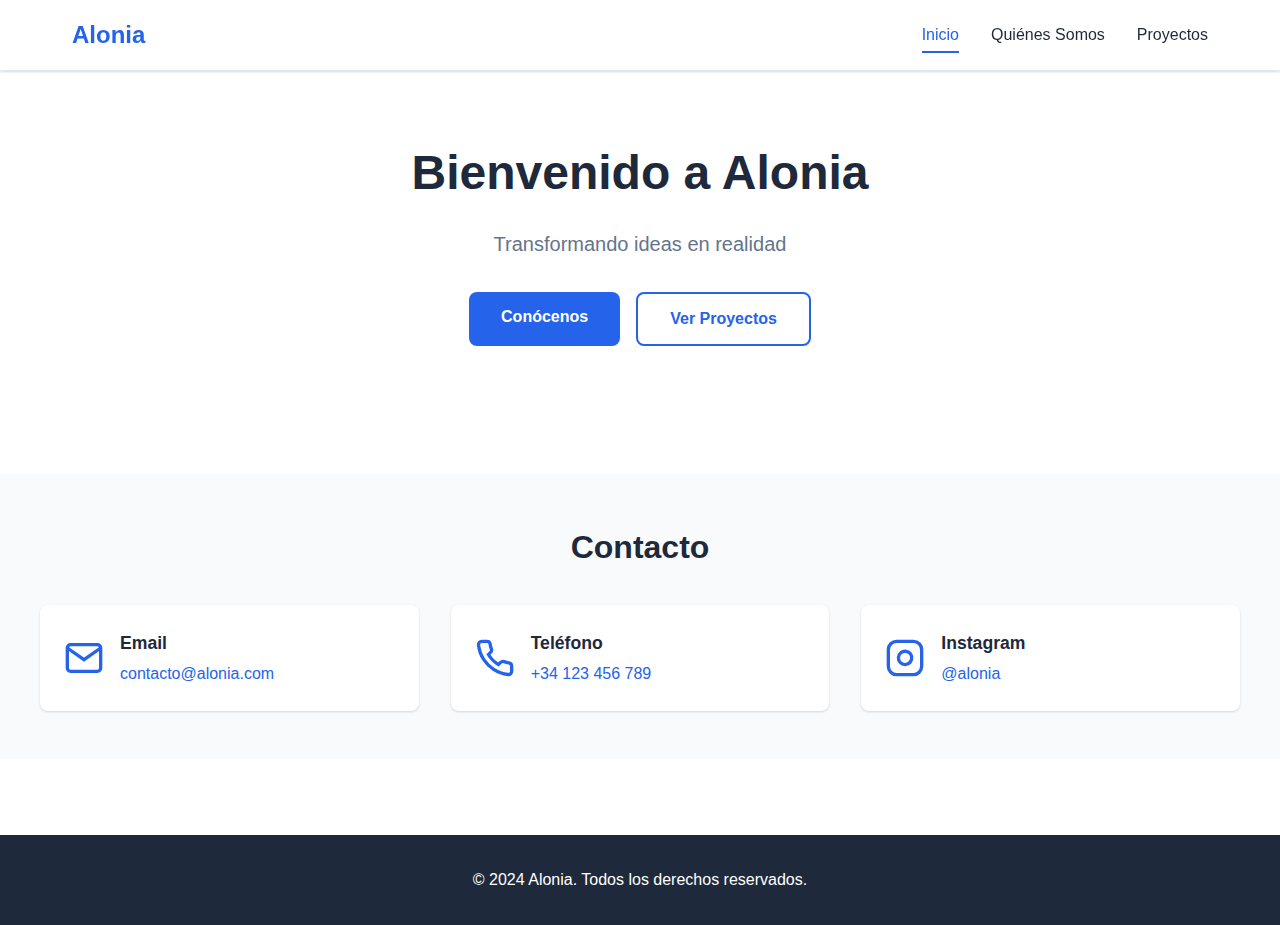
<file: index.html>
<!DOCTYPE html>
<html lang="es">
<head>
    <meta charset="UTF-8">
    <meta name="viewport" content="width=device-width, initial-scale=1.0">
    <title>Alonia Portfolio - Inicio</title>
    <link rel="stylesheet" href="styles.css">
</head>
<body>
    <nav class="navbar">
        <div class="nav-container">
            <div class="logo">Alonia</div>
            <ul class="nav-menu">
                <li><a href="index.html" class="active">Inicio</a></li>
                <li><a href="about.html">Quiénes Somos</a></li>
                <li><a href="projects.html">Proyectos</a></li>
            </ul>
        </div>
    </nav>

    <main>
        <section class="hero">
            <h1>Bienvenido a Alonia</h1>
            <p>Transformando ideas en realidad</p>
            <div class="cta-buttons">
                <a href="about.html" class="btn btn-primary">Conócenos</a>
                <a href="projects.html" class="btn btn-secondary">Ver Proyectos</a>
            </div>
        </section>

        <section id="contacto" class="contact-section">
            <h2>Contacto</h2>
            <div class="contact-info">
                <div class="contact-item">
                    <svg class="icon" xmlns="http://www.w3.org/2000/svg" viewBox="0 0 24 24" fill="none" stroke="currentColor" stroke-width="2">
                        <path d="M4 4h16c1.1 0 2 .9 2 2v12c0 1.1-.9 2-2 2H4c-1.1 0-2-.9-2-2V6c0-1.1.9-2 2-2z"></path>
                        <polyline points="22,6 12,13 2,6"></polyline>
                    </svg>
                    <div>
                        <h3>Email</h3>
                        <a href="mailto:contacto@alonia.com">contacto@alonia.com</a>
                    </div>
                </div>
                <div class="contact-item">
                    <svg class="icon" xmlns="http://www.w3.org/2000/svg" viewBox="0 0 24 24" fill="none" stroke="currentColor" stroke-width="2">
                        <path d="M22 16.92v3a2 2 0 0 1-2.18 2 19.79 19.79 0 0 1-8.63-3.07 19.5 19.5 0 0 1-6-6 19.79 19.79 0 0 1-3.07-8.67A2 2 0 0 1 4.11 2h3a2 2 0 0 1 2 1.72 12.84 12.84 0 0 0 .7 2.81 2 2 0 0 1-.45 2.11L8.09 9.91a16 16 0 0 0 6 6l1.27-1.27a2 2 0 0 1 2.11-.45 12.84 12.84 0 0 0 2.81.7A2 2 0 0 1 22 16.92z"></path>
                    </svg>
                    <div>
                        <h3>Teléfono</h3>
                        <a href="tel:+34123456789">+34 123 456 789</a>
                    </div>
                </div>
                <div class="contact-item">
                    <svg class="icon" xmlns="http://www.w3.org/2000/svg" viewBox="0 0 24 24" fill="none" stroke="currentColor" stroke-width="2">
                        <rect x="2" y="2" width="20" height="20" rx="5" ry="5"></rect>
                        <path d="M16 11.37A4 4 0 1 1 12.63 8 4 4 0 0 1 16 11.37z"></path>
                        <line x1="17.5" y1="6.5" x2="17.51" y2="6.5"></line>
                    </svg>
                    <div>
                        <h3>Instagram</h3>
                        <a href="https://instagram.com/alonia" target="_blank">@alonia</a>
                    </div>
                </div>
            </div>
        </section>
    </main>

    <footer>
        <p>&copy; 2024 Alonia. Todos los derechos reservados.</p>
    </footer>
</body>
</html>
</file>
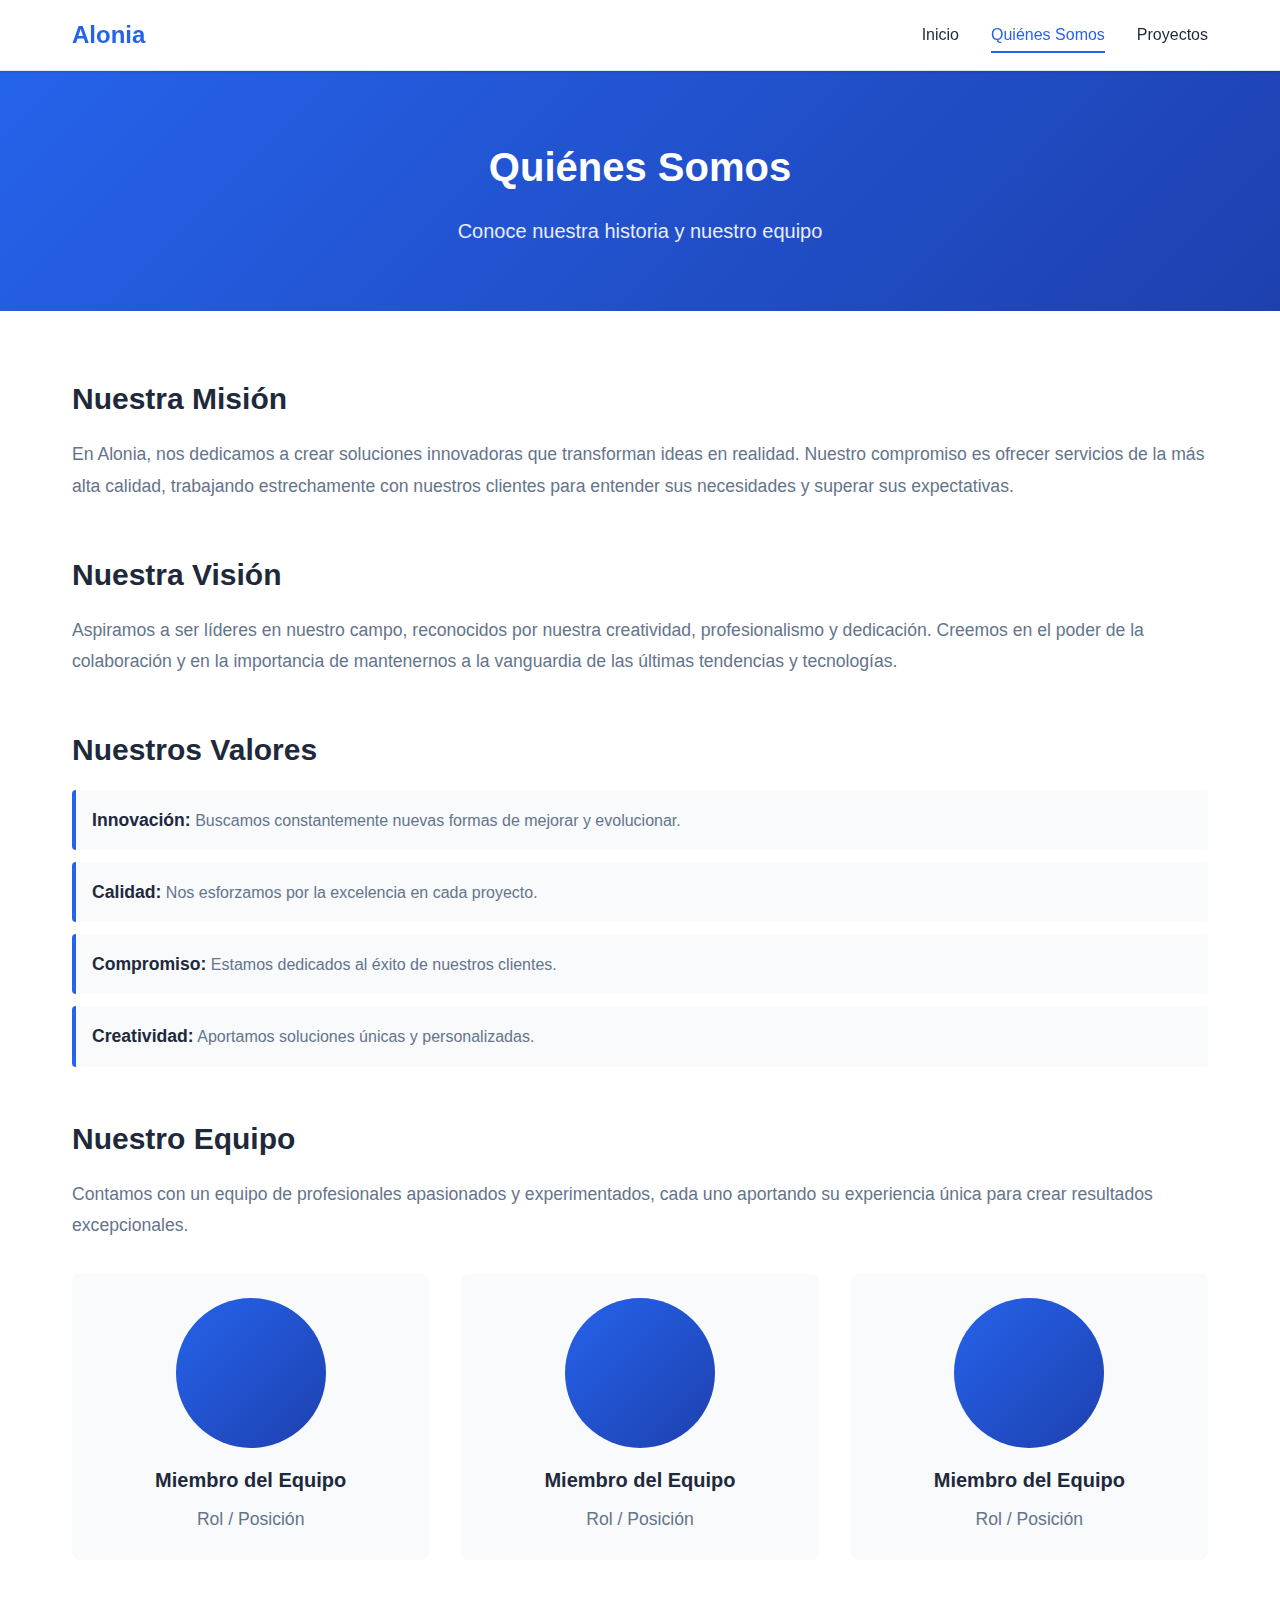
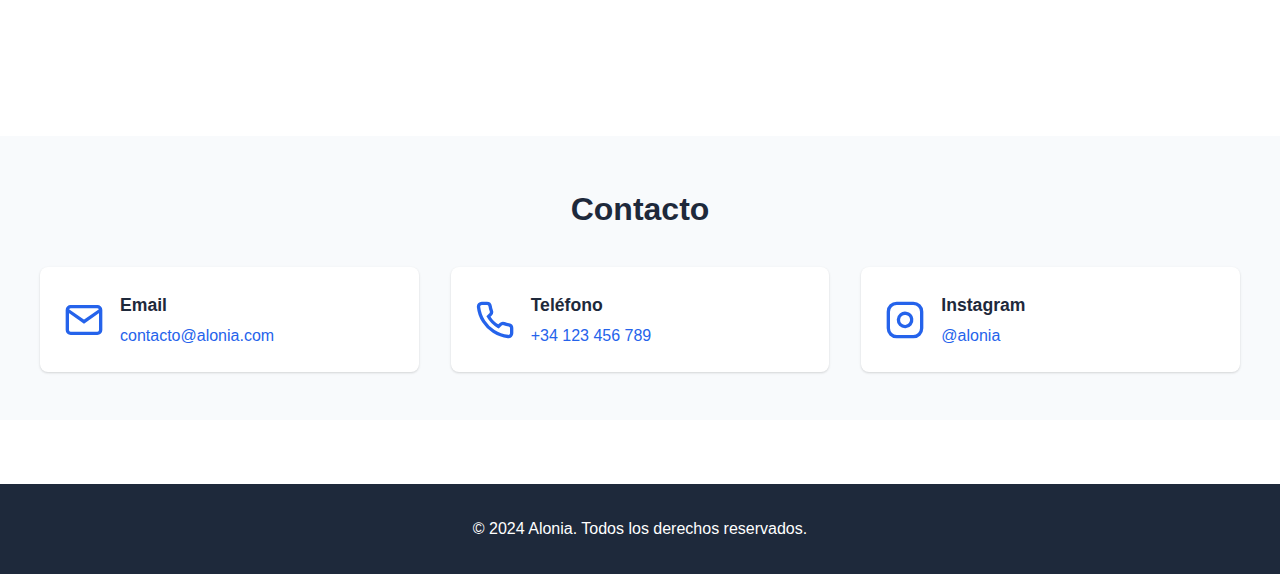
<file: about.html>
<!DOCTYPE html>
<html lang="es">
<head>
    <meta charset="UTF-8">
    <meta name="viewport" content="width=device-width, initial-scale=1.0">
    <title>Alonia Portfolio - Quiénes Somos</title>
    <link rel="stylesheet" href="styles.css">
</head>
<body>
    <nav class="navbar">
        <div class="nav-container">
            <div class="logo">Alonia</div>
            <ul class="nav-menu">
                <li><a href="index.html">Inicio</a></li>
                <li><a href="about.html" class="active">Quiénes Somos</a></li>
                <li><a href="projects.html">Proyectos</a></li>
            </ul>
        </div>
    </nav>

    <main>
        <section class="about-hero">
            <h1>Quiénes Somos</h1>
            <p class="subtitle">Conoce nuestra historia y nuestro equipo</p>
        </section>

        <section class="about-content">
            <div class="about-section">
                <h2>Nuestra Misión</h2>
                <p>En Alonia, nos dedicamos a crear soluciones innovadoras que transforman ideas en realidad. Nuestro compromiso es ofrecer servicios de la más alta calidad, trabajando estrechamente con nuestros clientes para entender sus necesidades y superar sus expectativas.</p>
            </div>

            <div class="about-section">
                <h2>Nuestra Visión</h2>
                <p>Aspiramos a ser líderes en nuestro campo, reconocidos por nuestra creatividad, profesionalismo y dedicación. Creemos en el poder de la colaboración y en la importancia de mantenernos a la vanguardia de las últimas tendencias y tecnologías.</p>
            </div>

            <div class="about-section">
                <h2>Nuestros Valores</h2>
                <ul class="values-list">
                    <li><strong>Innovación:</strong> Buscamos constantemente nuevas formas de mejorar y evolucionar.</li>
                    <li><strong>Calidad:</strong> Nos esforzamos por la excelencia en cada proyecto.</li>
                    <li><strong>Compromiso:</strong> Estamos dedicados al éxito de nuestros clientes.</li>
                    <li><strong>Creatividad:</strong> Aportamos soluciones únicas y personalizadas.</li>
                </ul>
            </div>

            <div class="about-section team-section">
                <h2>Nuestro Equipo</h2>
                <p>Contamos con un equipo de profesionales apasionados y experimentados, cada uno aportando su experiencia única para crear resultados excepcionales.</p>
                <div class="team-grid">
                    <div class="team-placeholder">
                        <div class="team-photo-placeholder"></div>
                        <h3>Miembro del Equipo</h3>
                        <p>Rol / Posición</p>
                    </div>
                    <div class="team-placeholder">
                        <div class="team-photo-placeholder"></div>
                        <h3>Miembro del Equipo</h3>
                        <p>Rol / Posición</p>
                    </div>
                    <div class="team-placeholder">
                        <div class="team-photo-placeholder"></div>
                        <h3>Miembro del Equipo</h3>
                        <p>Rol / Posición</p>
                    </div>
                </div>
            </div>
        </section>

        <section id="contacto" class="contact-section">
            <h2>Contacto</h2>
            <div class="contact-info">
                <div class="contact-item">
                    <svg class="icon" xmlns="http://www.w3.org/2000/svg" viewBox="0 0 24 24" fill="none" stroke="currentColor" stroke-width="2">
                        <path d="M4 4h16c1.1 0 2 .9 2 2v12c0 1.1-.9 2-2 2H4c-1.1 0-2-.9-2-2V6c0-1.1.9-2 2-2z"></path>
                        <polyline points="22,6 12,13 2,6"></polyline>
                    </svg>
                    <div>
                        <h3>Email</h3>
                        <a href="mailto:contacto@alonia.com">contacto@alonia.com</a>
                    </div>
                </div>
                <div class="contact-item">
                    <svg class="icon" xmlns="http://www.w3.org/2000/svg" viewBox="0 0 24 24" fill="none" stroke="currentColor" stroke-width="2">
                        <path d="M22 16.92v3a2 2 0 0 1-2.18 2 19.79 19.79 0 0 1-8.63-3.07 19.5 19.5 0 0 1-6-6 19.79 19.79 0 0 1-3.07-8.67A2 2 0 0 1 4.11 2h3a2 2 0 0 1 2 1.72 12.84 12.84 0 0 0 .7 2.81 2 2 0 0 1-.45 2.11L8.09 9.91a16 16 0 0 0 6 6l1.27-1.27a2 2 0 0 1 2.11-.45 12.84 12.84 0 0 0 2.81.7A2 2 0 0 1 22 16.92z"></path>
                    </svg>
                    <div>
                        <h3>Teléfono</h3>
                        <a href="tel:+34123456789">+34 123 456 789</a>
                    </div>
                </div>
                <div class="contact-item">
                    <svg class="icon" xmlns="http://www.w3.org/2000/svg" viewBox="0 0 24 24" fill="none" stroke="currentColor" stroke-width="2">
                        <rect x="2" y="2" width="20" height="20" rx="5" ry="5"></rect>
                        <path d="M16 11.37A4 4 0 1 1 12.63 8 4 4 0 0 1 16 11.37z"></path>
                        <line x1="17.5" y1="6.5" x2="17.51" y2="6.5"></line>
                    </svg>
                    <div>
                        <h3>Instagram</h3>
                        <a href="https://instagram.com/alonia" target="_blank">@alonia</a>
                    </div>
                </div>
            </div>
        </section>
    </main>

    <footer>
        <p>&copy; 2024 Alonia. Todos los derechos reservados.</p>
    </footer>
</body>
</html>
</file>
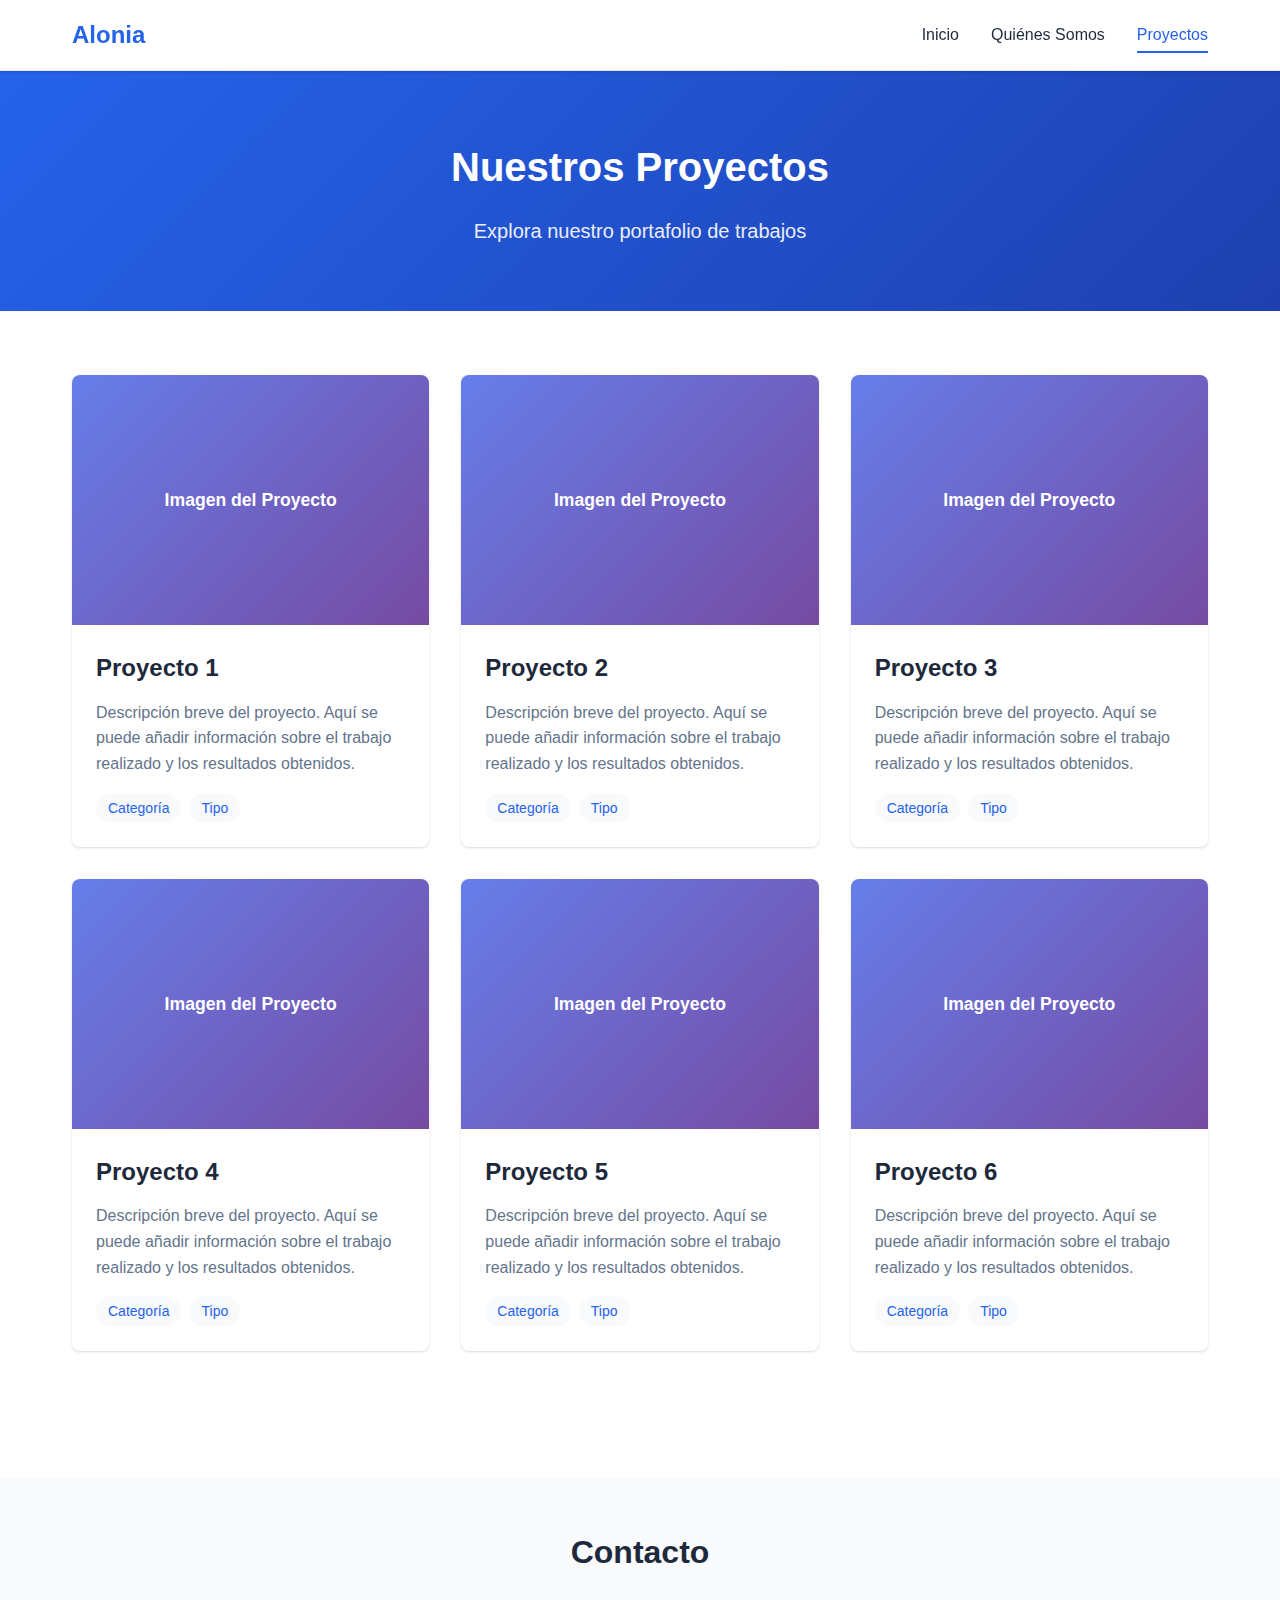
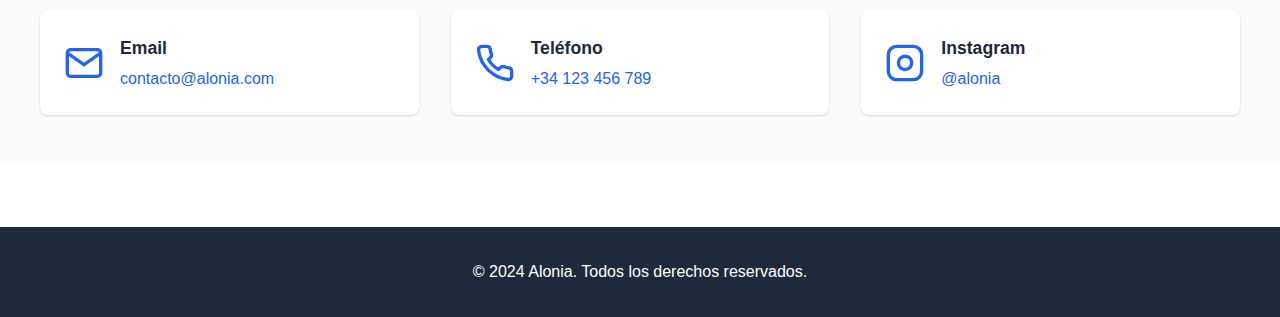
<file: projects.html>
<!DOCTYPE html>
<html lang="es">
<head>
    <meta charset="UTF-8">
    <meta name="viewport" content="width=device-width, initial-scale=1.0">
    <title>Alonia Portfolio - Proyectos</title>
    <link rel="stylesheet" href="styles.css">
</head>
<body>
    <nav class="navbar">
        <div class="nav-container">
            <div class="logo">Alonia</div>
            <ul class="nav-menu">
                <li><a href="index.html">Inicio</a></li>
                <li><a href="about.html">Quiénes Somos</a></li>
                <li><a href="projects.html" class="active">Proyectos</a></li>
            </ul>
        </div>
    </nav>

    <main>
        <section class="projects-hero">
            <h1>Nuestros Proyectos</h1>
            <p class="subtitle">Explora nuestro portafolio de trabajos</p>
        </section>

        <section class="projects-content">
            <div class="projects-grid">
                <div class="project-card">
                    <div class="project-image-placeholder">
                        <span>Imagen del Proyecto</span>
                    </div>
                    <div class="project-info">
                        <h3>Proyecto 1</h3>
                        <p>Descripción breve del proyecto. Aquí se puede añadir información sobre el trabajo realizado y los resultados obtenidos.</p>
                        <div class="project-tags">
                            <span class="tag">Categoría</span>
                            <span class="tag">Tipo</span>
                        </div>
                    </div>
                </div>

                <div class="project-card">
                    <div class="project-image-placeholder">
                        <span>Imagen del Proyecto</span>
                    </div>
                    <div class="project-info">
                        <h3>Proyecto 2</h3>
                        <p>Descripción breve del proyecto. Aquí se puede añadir información sobre el trabajo realizado y los resultados obtenidos.</p>
                        <div class="project-tags">
                            <span class="tag">Categoría</span>
                            <span class="tag">Tipo</span>
                        </div>
                    </div>
                </div>

                <div class="project-card">
                    <div class="project-image-placeholder">
                        <span>Imagen del Proyecto</span>
                    </div>
                    <div class="project-info">
                        <h3>Proyecto 3</h3>
                        <p>Descripción breve del proyecto. Aquí se puede añadir información sobre el trabajo realizado y los resultados obtenidos.</p>
                        <div class="project-tags">
                            <span class="tag">Categoría</span>
                            <span class="tag">Tipo</span>
                        </div>
                    </div>
                </div>

                <div class="project-card">
                    <div class="project-image-placeholder">
                        <span>Imagen del Proyecto</span>
                    </div>
                    <div class="project-info">
                        <h3>Proyecto 4</h3>
                        <p>Descripción breve del proyecto. Aquí se puede añadir información sobre el trabajo realizado y los resultados obtenidos.</p>
                        <div class="project-tags">
                            <span class="tag">Categoría</span>
                            <span class="tag">Tipo</span>
                        </div>
                    </div>
                </div>

                <div class="project-card">
                    <div class="project-image-placeholder">
                        <span>Imagen del Proyecto</span>
                    </div>
                    <div class="project-info">
                        <h3>Proyecto 5</h3>
                        <p>Descripción breve del proyecto. Aquí se puede añadir información sobre el trabajo realizado y los resultados obtenidos.</p>
                        <div class="project-tags">
                            <span class="tag">Categoría</span>
                            <span class="tag">Tipo</span>
                        </div>
                    </div>
                </div>

                <div class="project-card">
                    <div class="project-image-placeholder">
                        <span>Imagen del Proyecto</span>
                    </div>
                    <div class="project-info">
                        <h3>Proyecto 6</h3>
                        <p>Descripción breve del proyecto. Aquí se puede añadir información sobre el trabajo realizado y los resultados obtenidos.</p>
                        <div class="project-tags">
                            <span class="tag">Categoría</span>
                            <span class="tag">Tipo</span>
                        </div>
                    </div>
                </div>
            </div>
        </section>

        <section id="contacto" class="contact-section">
            <h2>Contacto</h2>
            <div class="contact-info">
                <div class="contact-item">
                    <svg class="icon" xmlns="http://www.w3.org/2000/svg" viewBox="0 0 24 24" fill="none" stroke="currentColor" stroke-width="2">
                        <path d="M4 4h16c1.1 0 2 .9 2 2v12c0 1.1-.9 2-2 2H4c-1.1 0-2-.9-2-2V6c0-1.1.9-2 2-2z"></path>
                        <polyline points="22,6 12,13 2,6"></polyline>
                    </svg>
                    <div>
                        <h3>Email</h3>
                        <a href="mailto:contacto@alonia.com">contacto@alonia.com</a>
                    </div>
                </div>
                <div class="contact-item">
                    <svg class="icon" xmlns="http://www.w3.org/2000/svg" viewBox="0 0 24 24" fill="none" stroke="currentColor" stroke-width="2">
                        <path d="M22 16.92v3a2 2 0 0 1-2.18 2 19.79 19.79 0 0 1-8.63-3.07 19.5 19.5 0 0 1-6-6 19.79 19.79 0 0 1-3.07-8.67A2 2 0 0 1 4.11 2h3a2 2 0 0 1 2 1.72 12.84 12.84 0 0 0 .7 2.81 2 2 0 0 1-.45 2.11L8.09 9.91a16 16 0 0 0 6 6l1.27-1.27a2 2 0 0 1 2.11-.45 12.84 12.84 0 0 0 2.81.7A2 2 0 0 1 22 16.92z"></path>
                    </svg>
                    <div>
                        <h3>Teléfono</h3>
                        <a href="tel:+34123456789">+34 123 456 789</a>
                    </div>
                </div>
                <div class="contact-item">
                    <svg class="icon" xmlns="http://www.w3.org/2000/svg" viewBox="0 0 24 24" fill="none" stroke="currentColor" stroke-width="2">
                        <rect x="2" y="2" width="20" height="20" rx="5" ry="5"></rect>
                        <path d="M16 11.37A4 4 0 1 1 12.63 8 4 4 0 0 1 16 11.37z"></path>
                        <line x1="17.5" y1="6.5" x2="17.51" y2="6.5"></line>
                    </svg>
                    <div>
                        <h3>Instagram</h3>
                        <a href="https://instagram.com/alonia" target="_blank">@alonia</a>
                    </div>
                </div>
            </div>
        </section>
    </main>

    <footer>
        <p>&copy; 2024 Alonia. Todos los derechos reservados.</p>
    </footer>
</body>
</html>
</file>
<file: styles.css>
/* Reset and Base Styles */
* {
    margin: 0;
    padding: 0;
    box-sizing: border-box;
}

:root {
    --primary-color: #2563eb;
    --primary-dark: #1e40af;
    --secondary-color: #64748b;
    --text-dark: #1e293b;
    --text-light: #64748b;
    --background: #ffffff;
    --background-alt: #f8fafc;
    --border-color: #e2e8f0;
    --success-color: #10b981;
    --shadow: 0 1px 3px 0 rgba(0, 0, 0, 0.1), 0 1px 2px 0 rgba(0, 0, 0, 0.06);
    --shadow-lg: 0 10px 15px -3px rgba(0, 0, 0, 0.1), 0 4px 6px -2px rgba(0, 0, 0, 0.05);
}

body {
    font-family: -apple-system, BlinkMacSystemFont, 'Segoe UI', Roboto, 'Helvetica Neue', Arial, sans-serif;
    line-height: 1.6;
    color: var(--text-dark);
    background-color: var(--background);
}

/* Navigation */
.navbar {
    background-color: var(--background);
    box-shadow: var(--shadow);
    position: sticky;
    top: 0;
    z-index: 1000;
    border-bottom: 1px solid var(--border-color);
}

.nav-container {
    max-width: 1200px;
    margin: 0 auto;
    padding: 1rem 2rem;
    display: flex;
    justify-content: space-between;
    align-items: center;
}

.logo {
    font-size: 1.5rem;
    font-weight: bold;
    color: var(--primary-color);
}

.nav-menu {
    display: flex;
    list-style: none;
    gap: 2rem;
}

.nav-menu a {
    text-decoration: none;
    color: var(--text-dark);
    font-weight: 500;
    transition: color 0.3s ease;
    padding: 0.5rem 0;
    border-bottom: 2px solid transparent;
}

.nav-menu a:hover,
.nav-menu a.active {
    color: var(--primary-color);
    border-bottom-color: var(--primary-color);
}

/* Main Content */
main {
    min-height: calc(100vh - 200px);
}

/* Hero Section */
.hero {
    max-width: 1200px;
    margin: 0 auto;
    padding: 4rem 2rem;
    text-align: center;
}

.hero h1 {
    font-size: 3rem;
    margin-bottom: 1rem;
    color: var(--text-dark);
}

.hero p {
    font-size: 1.25rem;
    color: var(--text-light);
    margin-bottom: 2rem;
}

.cta-buttons {
    display: flex;
    gap: 1rem;
    justify-content: center;
    flex-wrap: wrap;
}

.btn {
    padding: 0.75rem 2rem;
    text-decoration: none;
    border-radius: 0.5rem;
    font-weight: 600;
    transition: all 0.3s ease;
    display: inline-block;
}

.btn-primary {
    background-color: var(--primary-color);
    color: white;
}

.btn-primary:hover {
    background-color: var(--primary-dark);
    transform: translateY(-2px);
    box-shadow: var(--shadow-lg);
}

.btn-secondary {
    background-color: transparent;
    color: var(--primary-color);
    border: 2px solid var(--primary-color);
}

.btn-secondary:hover {
    background-color: var(--primary-color);
    color: white;
    transform: translateY(-2px);
    box-shadow: var(--shadow-lg);
}

/* Contact Section */
.contact-section {
    background-color: var(--background-alt);
    padding: 3rem 2rem;
    margin-top: 4rem;
}

.contact-section h2 {
    text-align: center;
    font-size: 2rem;
    margin-bottom: 2rem;
    color: var(--text-dark);
}

.contact-info {
    max-width: 1200px;
    margin: 0 auto;
    display: grid;
    grid-template-columns: repeat(auto-fit, minmax(300px, 1fr));
    gap: 2rem;
}

.contact-item {
    display: flex;
    align-items: center;
    gap: 1rem;
    padding: 1.5rem;
    background-color: var(--background);
    border-radius: 0.5rem;
    box-shadow: var(--shadow);
    transition: transform 0.3s ease, box-shadow 0.3s ease;
}

.contact-item:hover {
    transform: translateY(-5px);
    box-shadow: var(--shadow-lg);
}

.contact-item .icon {
    width: 40px;
    height: 40px;
    color: var(--primary-color);
    flex-shrink: 0;
}

.contact-item h3 {
    font-size: 1.1rem;
    margin-bottom: 0.25rem;
    color: var(--text-dark);
}

.contact-item a {
    color: var(--primary-color);
    text-decoration: none;
    font-weight: 500;
}

.contact-item a:hover {
    text-decoration: underline;
}

/* About Page */
.about-hero,
.projects-hero {
    background: linear-gradient(135deg, var(--primary-color) 0%, var(--primary-dark) 100%);
    color: white;
    padding: 4rem 2rem;
    text-align: center;
}

.about-hero h1,
.projects-hero h1 {
    font-size: 2.5rem;
    margin-bottom: 1rem;
}

.subtitle {
    font-size: 1.25rem;
    opacity: 0.9;
}

.about-content {
    max-width: 1200px;
    margin: 0 auto;
    padding: 4rem 2rem;
}

.about-section {
    margin-bottom: 3rem;
}

.about-section h2 {
    font-size: 1.875rem;
    margin-bottom: 1rem;
    color: var(--text-dark);
}

.about-section p {
    color: var(--text-light);
    line-height: 1.8;
    font-size: 1.1rem;
}

.values-list {
    list-style: none;
    margin-top: 1rem;
}

.values-list li {
    padding: 1rem;
    margin-bottom: 0.75rem;
    background-color: var(--background-alt);
    border-left: 4px solid var(--primary-color);
    border-radius: 0.25rem;
    color: var(--text-light);
}

.values-list strong {
    color: var(--text-dark);
    font-size: 1.1rem;
}

/* Team Section */
.team-section {
    margin-top: 3rem;
}

.team-grid {
    display: grid;
    grid-template-columns: repeat(auto-fit, minmax(250px, 1fr));
    gap: 2rem;
    margin-top: 2rem;
}

.team-placeholder {
    text-align: center;
    padding: 1.5rem;
    background-color: var(--background-alt);
    border-radius: 0.5rem;
    transition: transform 0.3s ease, box-shadow 0.3s ease;
}

.team-placeholder:hover {
    transform: translateY(-5px);
    box-shadow: var(--shadow-lg);
}

.team-photo-placeholder {
    width: 150px;
    height: 150px;
    background: linear-gradient(135deg, var(--primary-color) 0%, var(--primary-dark) 100%);
    border-radius: 50%;
    margin: 0 auto 1rem;
    display: flex;
    align-items: center;
    justify-content: center;
}

.team-placeholder h3 {
    font-size: 1.25rem;
    margin-bottom: 0.5rem;
    color: var(--text-dark);
}

.team-placeholder p {
    color: var(--text-light);
}

/* Projects Page */
.projects-content {
    max-width: 1200px;
    margin: 0 auto;
    padding: 4rem 2rem;
}

.projects-grid {
    display: grid;
    grid-template-columns: repeat(auto-fill, minmax(350px, 1fr));
    gap: 2rem;
}

.project-card {
    background-color: var(--background);
    border-radius: 0.5rem;
    overflow: hidden;
    box-shadow: var(--shadow);
    transition: transform 0.3s ease, box-shadow 0.3s ease;
}

.project-card:hover {
    transform: translateY(-5px);
    box-shadow: var(--shadow-lg);
}

.project-image-placeholder {
    width: 100%;
    height: 250px;
    background: linear-gradient(135deg, #667eea 0%, #764ba2 100%);
    display: flex;
    align-items: center;
    justify-content: center;
    color: white;
    font-weight: 600;
    font-size: 1.1rem;
}

.project-info {
    padding: 1.5rem;
}

.project-info h3 {
    font-size: 1.5rem;
    margin-bottom: 0.75rem;
    color: var(--text-dark);
}

.project-info p {
    color: var(--text-light);
    line-height: 1.6;
    margin-bottom: 1rem;
}

.project-tags {
    display: flex;
    gap: 0.5rem;
    flex-wrap: wrap;
}

.tag {
    display: inline-block;
    padding: 0.25rem 0.75rem;
    background-color: var(--background-alt);
    color: var(--primary-color);
    border-radius: 1rem;
    font-size: 0.875rem;
    font-weight: 500;
}

/* Footer */
footer {
    background-color: var(--text-dark);
    color: white;
    text-align: center;
    padding: 2rem;
    margin-top: 4rem;
}

/* Responsive Design */
@media (max-width: 768px) {
    .nav-container {
        flex-direction: column;
        gap: 1rem;
    }

    .nav-menu {
        gap: 1rem;
    }

    .hero h1 {
        font-size: 2rem;
    }

    .hero p {
        font-size: 1rem;
    }

    .about-hero h1,
    .projects-hero h1 {
        font-size: 2rem;
    }

    .contact-info {
        grid-template-columns: 1fr;
    }

    .projects-grid {
        grid-template-columns: 1fr;
    }

    .team-grid {
        grid-template-columns: 1fr;
    }
}

@media (max-width: 480px) {
    .nav-container {
        padding: 1rem;
    }

    .hero {
        padding: 2rem 1rem;
    }

    .hero h1 {
        font-size: 1.75rem;
    }

    .cta-buttons {
        flex-direction: column;
    }

    .btn {
        width: 100%;
    }
}
</file>
